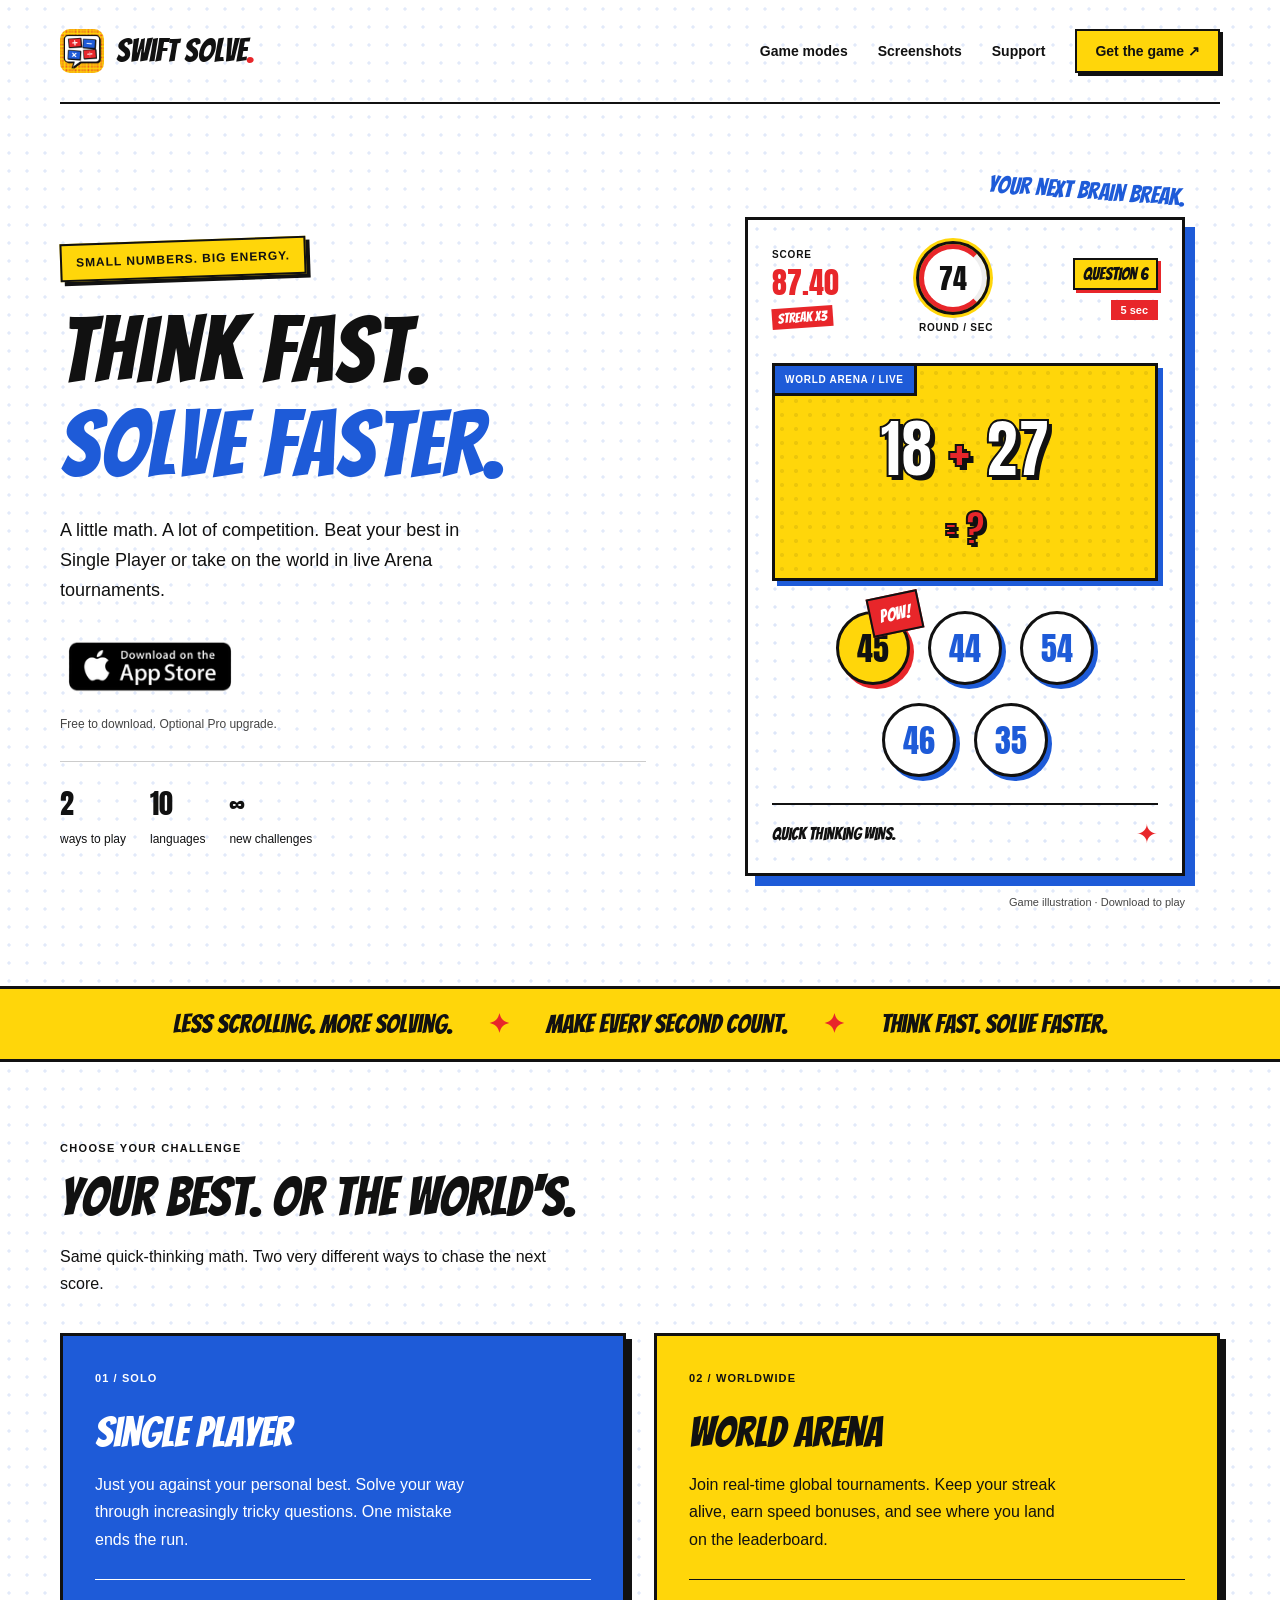
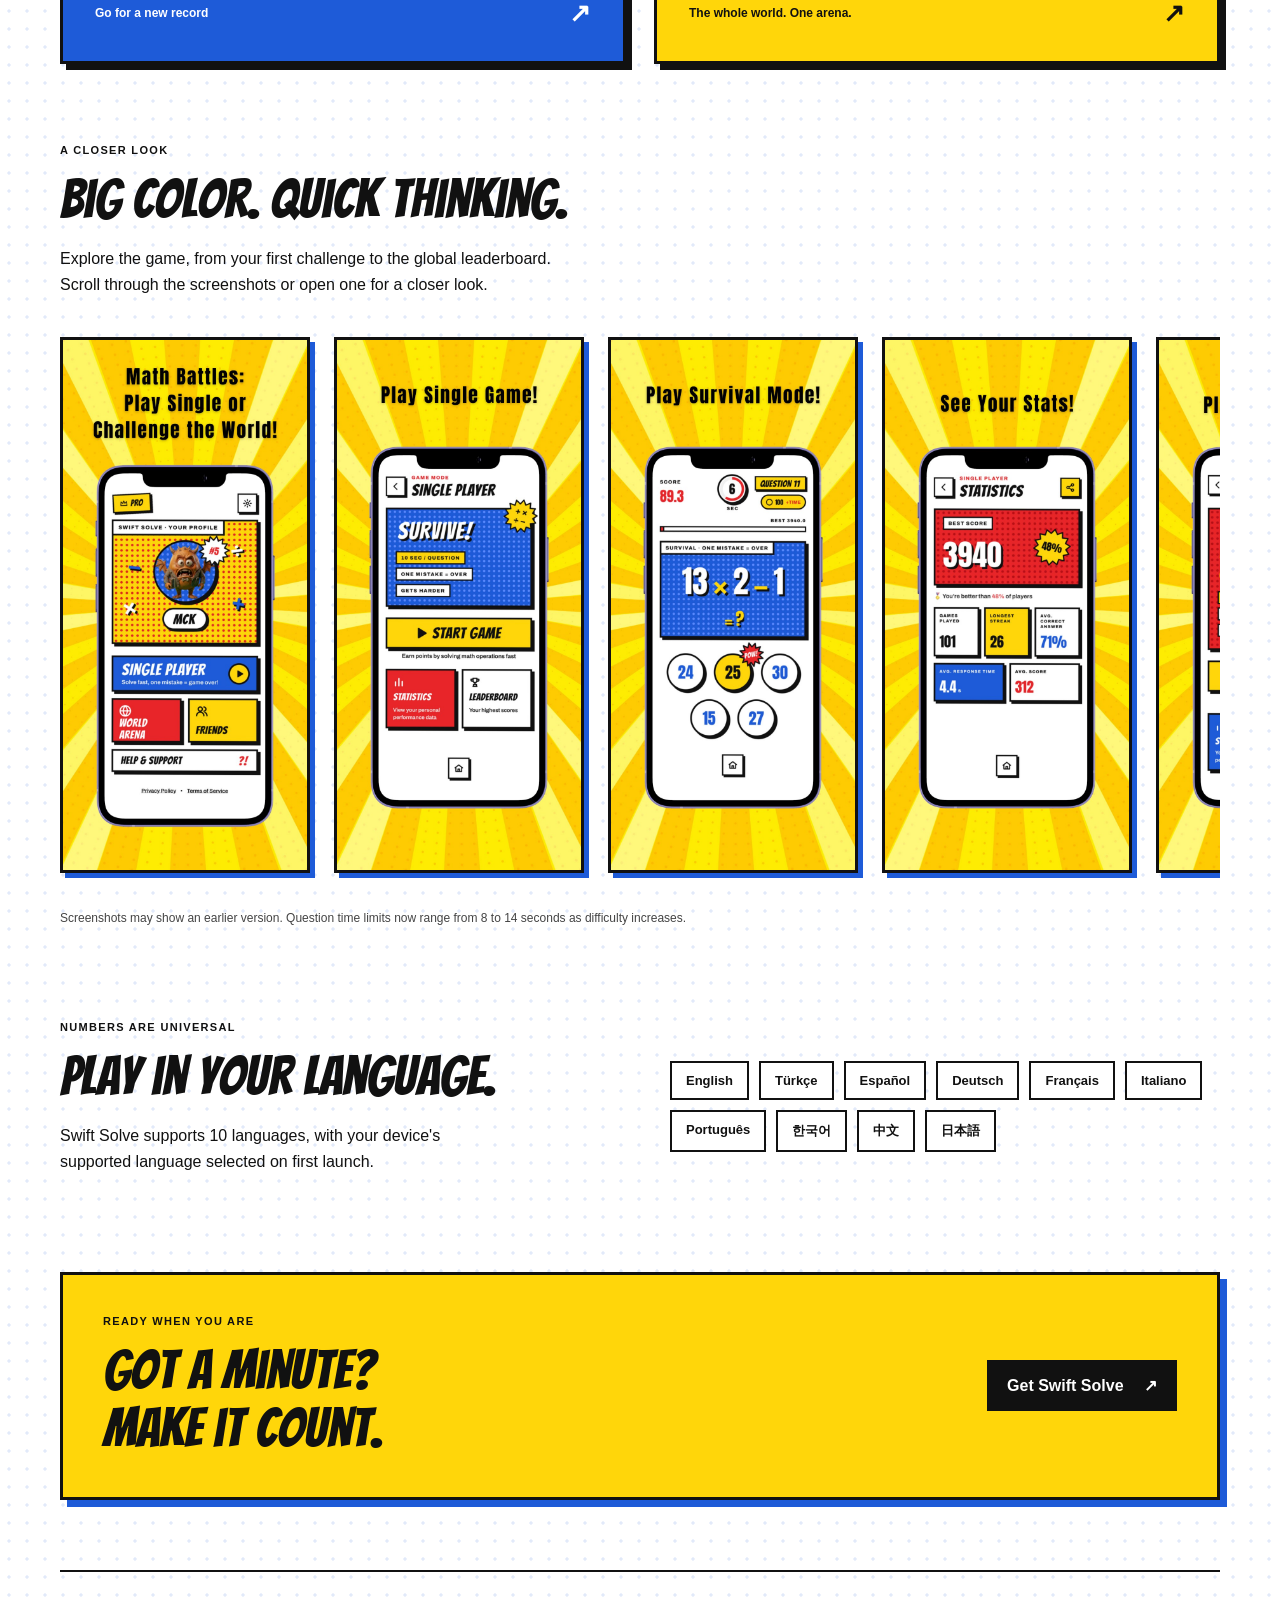
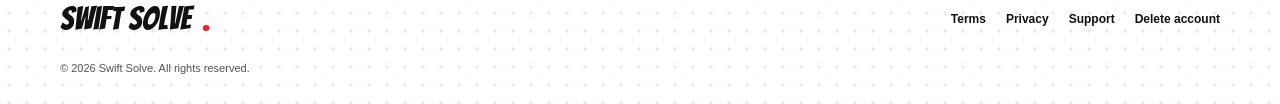
<file: index.html>
<!DOCTYPE html>
<html lang="en">
<head>
  <meta charset="UTF-8">
  <meta name="viewport" content="width=device-width, initial-scale=1">
  <meta name="description" content="Think fast. Solve faster. Play Swift Solve's single-player math challenges and real-time World Arena tournaments. Available on the App Store.">
  <meta name="theme-color" content="#FFD60A">
  <title>Swift Solve - Think fast. Solve faster.</title>
  <link rel="icon" href="app-icon.png">
  <link rel="stylesheet" href="styles.css">
</head>
<body>
  <a class="skip-link" href="#main">Skip to content</a>
  <header class="site-header wrap">
    <a class="brand" href="./" aria-label="Swift Solve home">
      <img src="app-icon.png" alt="" width="44" height="44">
      <span>Swift Solve<span class="brand-dot">.</span></span>
    </a>
    <nav aria-label="Main navigation">
      <a href="#modes">Game modes</a>
      <a href="#screenshots">Screenshots</a>
      <a href="support.html">Support</a>
      <a class="nav-download" href="https://apps.apple.com/us/app/swift-solve-game/id6761437338">Get the game <span aria-hidden="true">&#8599;</span></a>
    </nav>
  </header>

  <main id="main">
    <section class="hero wrap" aria-labelledby="hero-title">
      <div class="hero-copy">
        <p class="sticker">Small numbers. Big energy.</p>
        <h1 id="hero-title">Think fast.<br><span>Solve faster.</span></h1>
        <p class="hero-description">A little math. A lot of competition. Beat your best in Single Player or take on the world in live Arena tournaments.</p>
        <a class="download" href="https://apps.apple.com/us/app/swift-solve-game/id6761437338" aria-label="Download Swift Solve on the App Store">
          <img src="applestore.png" alt="Download on the App Store" width="180" height="60">
        </a>
        <p class="download-note">Free to download. Optional Pro upgrade.</p>
        <div class="hero-facts">
          <span><b>2</b> ways to play</span>
          <span><b>10</b> languages</span>
          <span><b>&#8734;</b> new challenges</span>
        </div>
      </div>

      <div class="game-showcase" aria-label="Illustration of Swift Solve's World Arena game screen">
        <span class="showcase-sticker">Your next brain break.</span>
        <div class="game-card">
          <div class="game-hud">
            <div><span class="tiny-label">Score</span><strong class="score">87.40</strong><span class="streak">Streak x3</span></div>
            <div class="timer"><strong>74</strong><span class="tiny-label">Round / sec</span></div>
            <div class="question"><b>Question 6</b><span>5 sec</span></div>
          </div>
          <div class="expression-panel">
            <span class="arena-label">World Arena / Live</span>
            <div class="expression">18 <span>+</span> 27</div>
            <div class="equals">= ?</div>
          </div>
          <div class="answers" aria-hidden="true">
            <span class="correct">45<span class="pow">POW!</span></span>
            <span>44</span><span>54</span><span>46</span><span>35</span>
          </div>
          <div class="game-bottom"><span>Quick thinking wins.</span><span aria-hidden="true">&#10022;</span></div>
        </div>
        <p class="preview-note">Game illustration &middot; Download to play</p>
      </div>
    </section>

    <div class="ribbon" aria-hidden="true">
      <span>Less scrolling. More solving.</span><b>&#10022;</b><span>Make every second count.</span><b>&#10022;</b><span>Think fast. Solve faster.</span>
    </div>

    <section class="modes wrap" id="modes" aria-labelledby="modes-title">
      <div class="section-heading">
        <p class="eyebrow">Choose your challenge</p>
        <h2 id="modes-title">Your best. Or the world's.</h2>
        <p>Same quick-thinking math. Two very different ways to chase the next score.</p>
      </div>
      <div class="mode-grid">
        <article class="mode-card solo">
          <span class="mode-number">01 / Solo</span>
          <h3>Single Player</h3>
          <p>Just you against your personal best. Solve your way through increasingly tricky questions. One mistake ends the run.</p>
          <div class="mode-foot"><span>Go for a new record</span><b aria-hidden="true">&#8599;</b></div>
        </article>
        <article class="mode-card arena">
          <span class="mode-number">02 / Worldwide</span>
          <h3>World Arena</h3>
          <p>Join real-time global tournaments. Keep your streak alive, earn speed bonuses, and see where you land on the leaderboard.</p>
          <div class="mode-foot"><span>The whole world. One arena.</span><b aria-hidden="true">&#8599;</b></div>
        </article>
      </div>
    </section>

    <section class="screenshots-section wrap" id="screenshots" aria-labelledby="screenshots-title">
      <div class="section-heading">
        <p class="eyebrow">A closer look</p>
        <h2 id="screenshots-title">Big color. Quick thinking.</h2>
        <p>Explore the game, from your first challenge to the global leaderboard. Scroll through the screenshots or open one for a closer look.</p>
      </div>
      <div class="screenshot-gallery" role="region" aria-label="Game screenshots" tabindex="0">
        <a href="screenshots/1.jpg"><img src="screenshots/1.jpg" alt="Swift Solve home screen with Single Player, World Arena and Friends" width="768" height="1670" loading="lazy" decoding="async"></a>
        <a href="screenshots/2.jpg"><img src="screenshots/2.jpg" alt="Single Player menu" width="768" height="1670" loading="lazy" decoding="async"></a>
        <a href="screenshots/3.jpg"><img src="screenshots/3.jpg" alt="Single Player survival game with a math question and five answers" width="768" height="1670" loading="lazy" decoding="async"></a>
        <a href="screenshots/4.jpg"><img src="screenshots/4.jpg" alt="Personal statistics including best score and response time" width="768" height="1670" loading="lazy" decoding="async"></a>
        <a href="screenshots/5.jpg"><img src="screenshots/5.jpg" alt="World Arena menu" width="768" height="1670" loading="lazy" decoding="async"></a>
        <a href="screenshots/6.jpg"><img src="screenshots/6.jpg" alt="World Arena game with a yellow math panel and live round timer" width="768" height="1670" loading="lazy" decoding="async"></a>
        <a href="screenshots/7.jpg"><img src="screenshots/7.jpg" alt="World Arena round statistics showing correct answers and total score" width="768" height="1670" loading="lazy" decoding="async"></a>
        <a href="screenshots/8.jpg"><img src="screenshots/8.jpg" alt="World Arena leaderboard with podium and player rankings" width="768" height="1670" loading="lazy" decoding="async"></a>
        <a href="screenshots/9.jpg"><img src="screenshots/9.jpg" alt="Friends list and add friend feature" width="768" height="1670" loading="lazy" decoding="async"></a>
        <a href="screenshots/10.jpg"><img src="screenshots/10.jpg" alt="Language selector with ten supported languages" width="768" height="1670" loading="lazy" decoding="async"></a>
      </div>
      <p class="gallery-note">Screenshots may show an earlier version. Question time limits now range from 8 to 14 seconds as difficulty increases.</p>
    </section>

    <section class="language-section wrap" aria-labelledby="languages-title">
      <div><p class="eyebrow">Numbers are universal</p><h2 id="languages-title">Play in your language.</h2><p>Swift Solve supports 10 languages, with your device's supported language selected on first launch.</p></div>
      <ul class="language-list">
        <li>English</li><li>T&uuml;rk&ccedil;e</li><li>Espa&ntilde;ol</li><li>Deutsch</li><li>Fran&ccedil;ais</li>
        <li>Italiano</li><li>Portugu&ecirc;s</li><li>&#54620;&#44397;&#50612;</li>
        <li>&#20013;&#25991;</li><li>&#26085;&#26412;&#35486;</li>
      </ul>
    </section>

    <section class="final-cta wrap" aria-labelledby="download-title">
      <div><p class="eyebrow">Ready when you are</p><h2 id="download-title">Got a minute?<br>Make it count.</h2></div>
      <a class="cta-link" href="https://apps.apple.com/us/app/swift-solve-game/id6761437338">Get Swift Solve <span aria-hidden="true">&#8599;</span></a>
    </section>
  </main>
  <footer class="site-footer wrap">
    <a class="brand" href="./">Swift Solve<span class="brand-dot">.</span></a>
    <nav aria-label="Legal and support"><a href="terms.html">Terms</a><a href="privacy.html">Privacy</a><a href="support.html">Support</a><a href="delete-account.html">Delete account</a></nav>
    <p>&copy; 2026 Swift Solve. All rights reserved.</p>
  </footer>
</body>
</html>
</file>
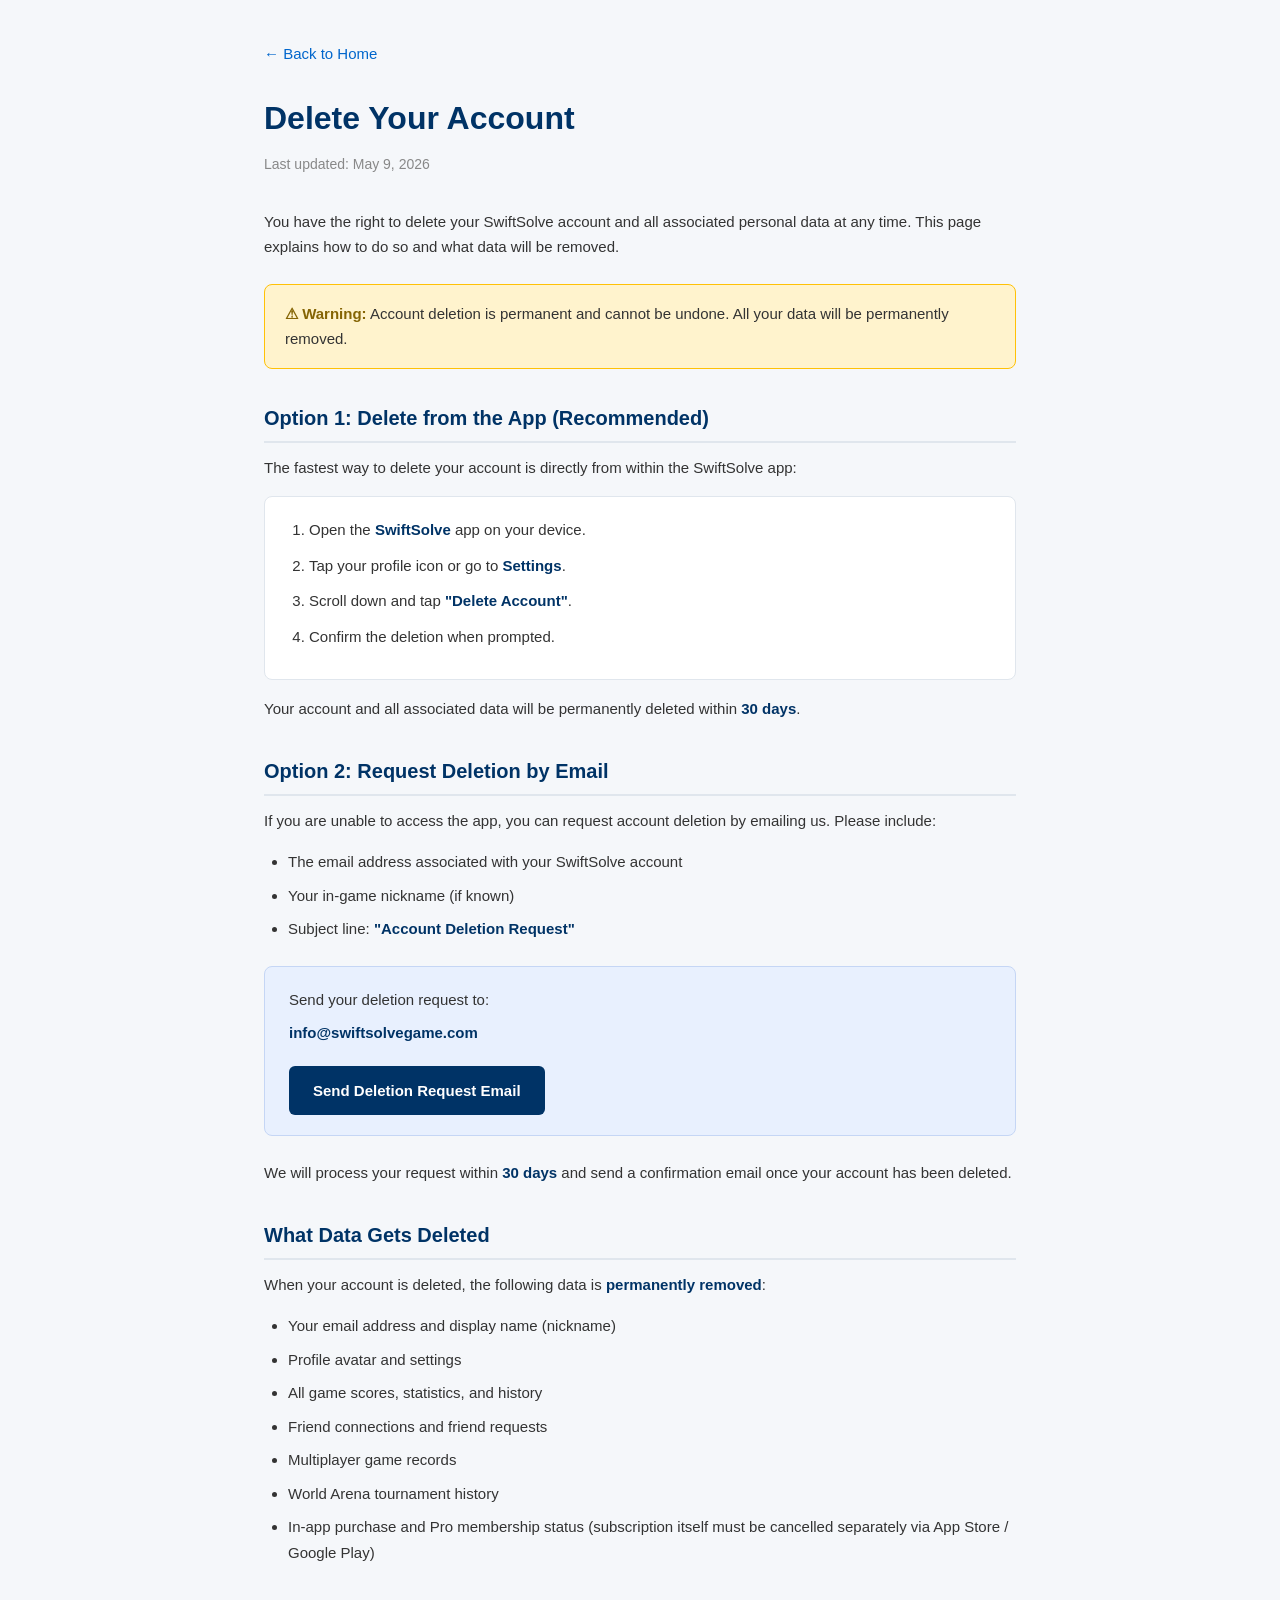
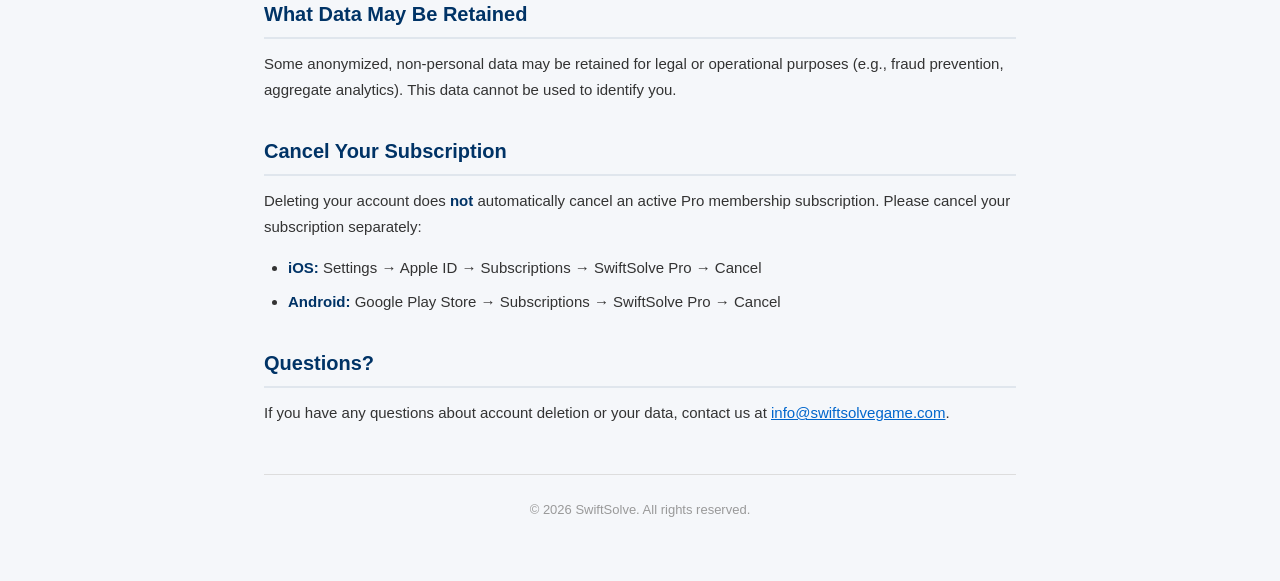
<file: delete-account.html>
<!DOCTYPE html>
<html lang="en">
<head>
  <meta charset="UTF-8">
  <meta name="viewport" content="width=device-width, initial-scale=1.0">
  <title>Delete Account - SwiftSolve</title>
  <style>
    * { margin: 0; padding: 0; box-sizing: border-box; }
    body { font-family: -apple-system, BlinkMacSystemFont, 'Segoe UI', Roboto, sans-serif; background: #f5f7fa; color: #333; line-height: 1.7; }
    .container { max-width: 800px; margin: 0 auto; padding: 40px 24px 60px; }
    .back-link { display: inline-block; margin-bottom: 24px; color: #0066cc; text-decoration: none; font-size: 15px; }
    .back-link:hover { text-decoration: underline; }
    h1 { font-size: 32px; color: #003366; margin-bottom: 8px; }
    .updated { color: #888; font-size: 14px; margin-bottom: 32px; }
    h2 { font-size: 20px; color: #003366; margin-top: 32px; margin-bottom: 12px; border-bottom: 2px solid #e0e6ed; padding-bottom: 6px; }
    p, ul { font-size: 15px; margin-bottom: 16px; }
    ul { padding-left: 24px; }
    li { margin-bottom: 8px; }
    strong { color: #003366; }
    a { color: #0066cc; }
    .warning-box { background: #fff3cd; border: 1px solid #ffc107; border-radius: 8px; padding: 16px 20px; margin: 24px 0; font-size: 15px; }
    .warning-box strong { color: #856404; }
    .steps { background: #ffffff; border: 1px solid #e0e6ed; border-radius: 8px; padding: 20px 24px; margin: 16px 0; }
    .steps ol { padding-left: 20px; }
    .steps li { margin-bottom: 10px; font-size: 15px; }
    .email-box { background: #e8f0fe; border: 1px solid #c5d6f5; border-radius: 8px; padding: 20px 24px; margin: 24px 0; }
    .email-box p { margin-bottom: 8px; }
    .email-btn { display: inline-block; margin-top: 12px; background: #003366; color: #fff; padding: 12px 24px; border-radius: 6px; text-decoration: none; font-size: 15px; font-weight: 600; }
    .email-btn:hover { background: #002244; }
    .footer { margin-top: 48px; padding-top: 24px; border-top: 1px solid #ddd; text-align: center; color: #999; font-size: 13px; }
  </style>
</head>
<body>
  <div class="container">
    <a href="index.html" class="back-link">← Back to Home</a>
    <h1>Delete Your Account</h1>
    <p class="updated">Last updated: May 9, 2026</p>

    <p>You have the right to delete your SwiftSolve account and all associated personal data at any time. This page explains how to do so and what data will be removed.</p>

    <div class="warning-box">
      <strong>⚠ Warning:</strong> Account deletion is permanent and cannot be undone. All your data will be permanently removed.
    </div>

    <h2>Option 1: Delete from the App (Recommended)</h2>
    <p>The fastest way to delete your account is directly from within the SwiftSolve app:</p>
    <div class="steps">
      <ol>
        <li>Open the <strong>SwiftSolve</strong> app on your device.</li>
        <li>Tap your profile icon or go to <strong>Settings</strong>.</li>
        <li>Scroll down and tap <strong>"Delete Account"</strong>.</li>
        <li>Confirm the deletion when prompted.</li>
      </ol>
    </div>
    <p>Your account and all associated data will be permanently deleted within <strong>30 days</strong>.</p>

    <h2>Option 2: Request Deletion by Email</h2>
    <p>If you are unable to access the app, you can request account deletion by emailing us. Please include:</p>
    <ul>
      <li>The email address associated with your SwiftSolve account</li>
      <li>Your in-game nickname (if known)</li>
      <li>Subject line: <strong>"Account Deletion Request"</strong></li>
    </ul>
    <div class="email-box">
      <p>Send your deletion request to:</p>
      <p><strong>info@swiftsolvegame.com</strong></p>
      <a href="mailto:info@swiftsolvegame.com?subject=Account%20Deletion%20Request&body=Hello%2C%0A%0AI%20would%20like%20to%20request%20the%20permanent%20deletion%20of%20my%20SwiftSolve%20account.%0A%0AEmail%20associated%20with%20my%20account%3A%20%0AMy%20nickname%20(if%20known)%3A%20%0A%0AThank%20you." class="email-btn">Send Deletion Request Email</a>
    </div>
    <p>We will process your request within <strong>30 days</strong> and send a confirmation email once your account has been deleted.</p>

    <h2>What Data Gets Deleted</h2>
    <p>When your account is deleted, the following data is <strong>permanently removed</strong>:</p>
    <ul>
      <li>Your email address and display name (nickname)</li>
      <li>Profile avatar and settings</li>
      <li>All game scores, statistics, and history</li>
      <li>Friend connections and friend requests</li>
      <li>Multiplayer game records</li>
      <li>World Arena tournament history</li>
      <li>In-app purchase and Pro membership status (subscription itself must be cancelled separately via App Store / Google Play)</li>
    </ul>

    <h2>What Data May Be Retained</h2>
    <p>Some anonymized, non-personal data may be retained for legal or operational purposes (e.g., fraud prevention, aggregate analytics). This data cannot be used to identify you.</p>

    <h2>Cancel Your Subscription</h2>
    <p>Deleting your account does <strong>not</strong> automatically cancel an active Pro membership subscription. Please cancel your subscription separately:</p>
    <ul>
      <li><strong>iOS:</strong> Settings → Apple ID → Subscriptions → SwiftSolve Pro → Cancel</li>
      <li><strong>Android:</strong> Google Play Store → Subscriptions → SwiftSolve Pro → Cancel</li>
    </ul>

    <h2>Questions?</h2>
    <p>If you have any questions about account deletion or your data, contact us at <a href="mailto:info@swiftsolvegame.com">info@swiftsolvegame.com</a>.</p>

    <div class="footer">© 2026 SwiftSolve. All rights reserved.</div>
  </div>
</body>
</html>
</file>
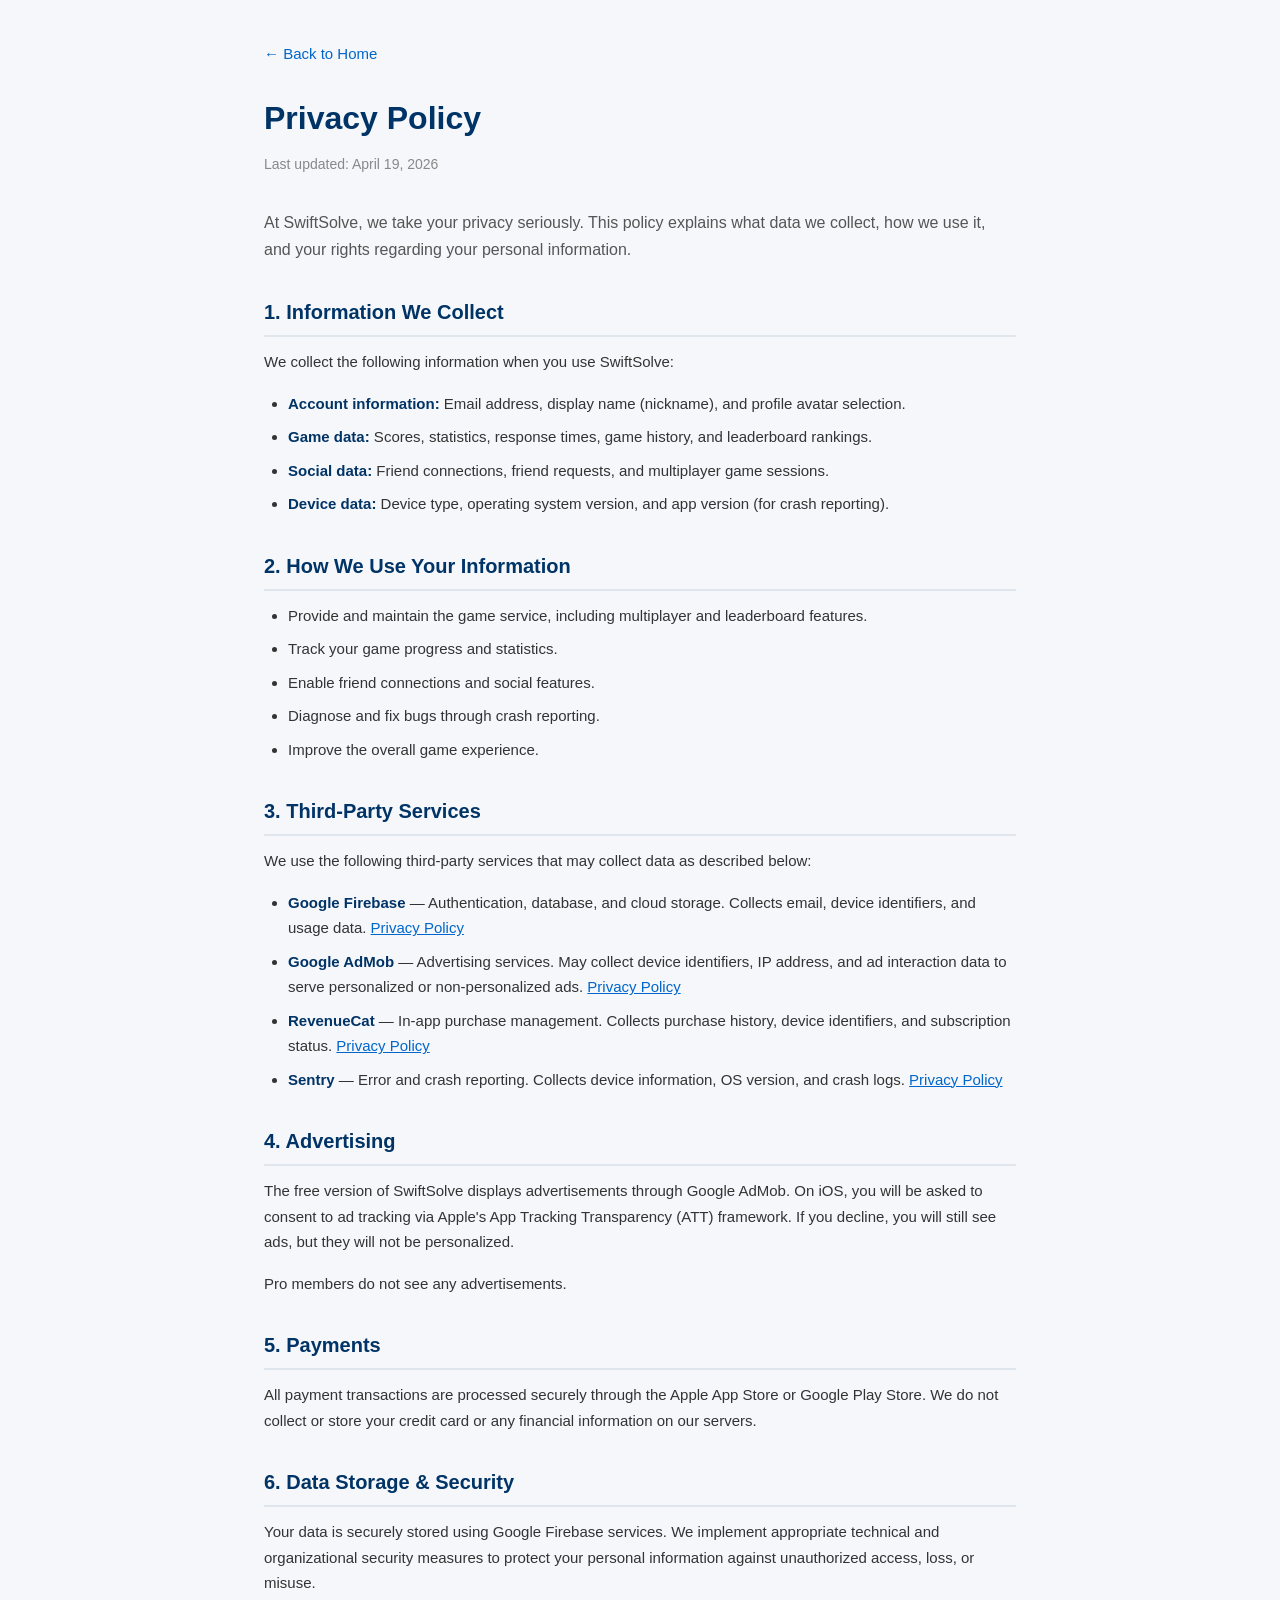
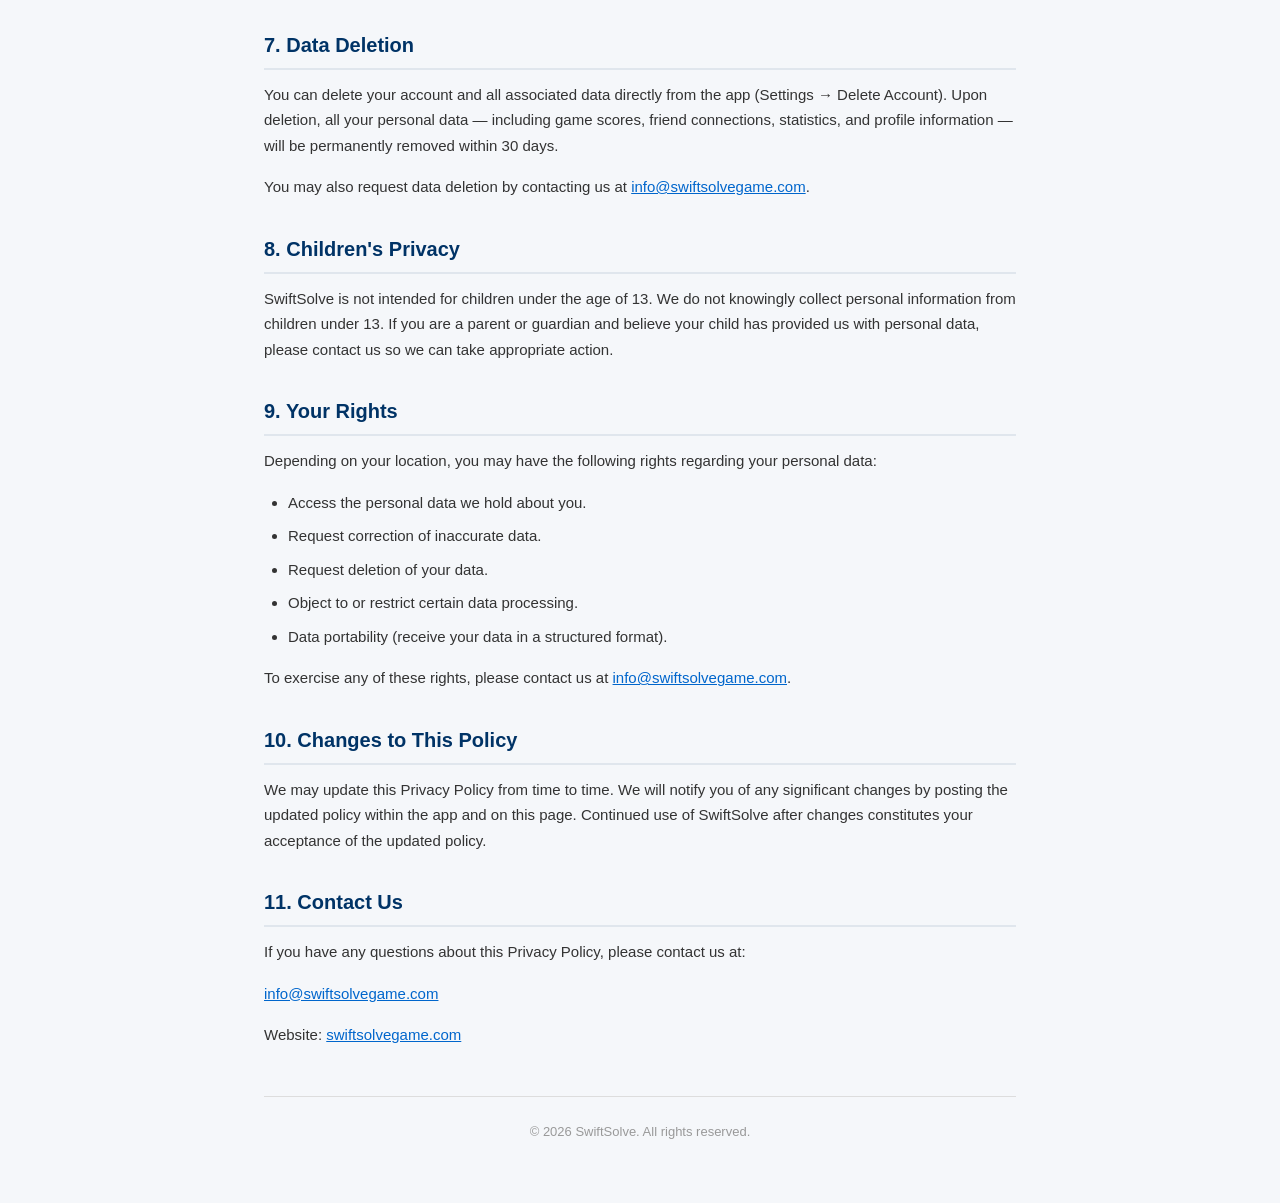
<file: privacy.html>
<!DOCTYPE html>
<html lang="en">
<head>
  <meta charset="UTF-8">
  <meta name="viewport" content="width=device-width, initial-scale=1.0">
  <title>Privacy Policy - SwiftSolve</title>
  <style>
    * { margin: 0; padding: 0; box-sizing: border-box; }
    body { font-family: -apple-system, BlinkMacSystemFont, 'Segoe UI', Roboto, sans-serif; background: #f5f7fa; color: #333; line-height: 1.7; }
    .container { max-width: 800px; margin: 0 auto; padding: 40px 24px 60px; }
    .back-link { display: inline-block; margin-bottom: 24px; color: #0066cc; text-decoration: none; font-size: 15px; }
    .back-link:hover { text-decoration: underline; }
    h1 { font-size: 32px; color: #003366; margin-bottom: 8px; }
    .updated { color: #888; font-size: 14px; margin-bottom: 32px; }
    .intro { font-size: 16px; margin-bottom: 28px; color: #555; }
    h2 { font-size: 20px; color: #003366; margin-top: 32px; margin-bottom: 12px; border-bottom: 2px solid #e0e6ed; padding-bottom: 6px; }
    p, ul { font-size: 15px; margin-bottom: 16px; }
    ul { padding-left: 24px; }
    li { margin-bottom: 8px; }
    strong { color: #003366; }
    a { color: #0066cc; }
    .footer { margin-top: 48px; padding-top: 24px; border-top: 1px solid #ddd; text-align: center; color: #999; font-size: 13px; }
  </style>
</head>
<body>
  <div class="container">
    <a href="index.html" class="back-link">← Back to Home</a>
    <h1>Privacy Policy</h1>
    <p class="updated">Last updated: April 19, 2026</p>
    <p class="intro">At SwiftSolve, we take your privacy seriously. This policy explains what data we collect, how we use it, and your rights regarding your personal information.</p>

    <h2>1. Information We Collect</h2>
    <p>We collect the following information when you use SwiftSolve:</p>
    <ul>
      <li><strong>Account information:</strong> Email address, display name (nickname), and profile avatar selection.</li>
      <li><strong>Game data:</strong> Scores, statistics, response times, game history, and leaderboard rankings.</li>
      <li><strong>Social data:</strong> Friend connections, friend requests, and multiplayer game sessions.</li>
      <li><strong>Device data:</strong> Device type, operating system version, and app version (for crash reporting).</li>
    </ul>

    <h2>2. How We Use Your Information</h2>
    <ul>
      <li>Provide and maintain the game service, including multiplayer and leaderboard features.</li>
      <li>Track your game progress and statistics.</li>
      <li>Enable friend connections and social features.</li>
      <li>Diagnose and fix bugs through crash reporting.</li>
      <li>Improve the overall game experience.</li>
    </ul>

    <h2>3. Third-Party Services</h2>
    <p>We use the following third-party services that may collect data as described below:</p>
    <ul>
      <li><strong>Google Firebase</strong> — Authentication, database, and cloud storage. Collects email, device identifiers, and usage data. <a href="https://firebase.google.com/support/privacy" target="_blank">Privacy Policy</a></li>
      <li><strong>Google AdMob</strong> — Advertising services. May collect device identifiers, IP address, and ad interaction data to serve personalized or non-personalized ads. <a href="https://policies.google.com/privacy" target="_blank">Privacy Policy</a></li>
      <li><strong>RevenueCat</strong> — In-app purchase management. Collects purchase history, device identifiers, and subscription status. <a href="https://www.revenuecat.com/privacy" target="_blank">Privacy Policy</a></li>
      <li><strong>Sentry</strong> — Error and crash reporting. Collects device information, OS version, and crash logs. <a href="https://sentry.io/privacy/" target="_blank">Privacy Policy</a></li>
    </ul>

    <h2>4. Advertising</h2>
    <p>The free version of SwiftSolve displays advertisements through Google AdMob. On iOS, you will be asked to consent to ad tracking via Apple's App Tracking Transparency (ATT) framework. If you decline, you will still see ads, but they will not be personalized.</p>
    <p>Pro members do not see any advertisements.</p>

    <h2>5. Payments</h2>
    <p>All payment transactions are processed securely through the Apple App Store or Google Play Store. We do not collect or store your credit card or any financial information on our servers.</p>

    <h2>6. Data Storage &amp; Security</h2>
    <p>Your data is securely stored using Google Firebase services. We implement appropriate technical and organizational security measures to protect your personal information against unauthorized access, loss, or misuse.</p>

    <h2>7. Data Deletion</h2>
    <p>You can delete your account and all associated data directly from the app (Settings → Delete Account). Upon deletion, all your personal data — including game scores, friend connections, statistics, and profile information — will be permanently removed within 30 days.</p>
    <p>You may also request data deletion by contacting us at <a href="mailto:info@swiftsolvegame.com">info@swiftsolvegame.com</a>.</p>

    <h2>8. Children's Privacy</h2>
    <p>SwiftSolve is not intended for children under the age of 13. We do not knowingly collect personal information from children under 13. If you are a parent or guardian and believe your child has provided us with personal data, please contact us so we can take appropriate action.</p>

    <h2>9. Your Rights</h2>
    <p>Depending on your location, you may have the following rights regarding your personal data:</p>
    <ul>
      <li>Access the personal data we hold about you.</li>
      <li>Request correction of inaccurate data.</li>
      <li>Request deletion of your data.</li>
      <li>Object to or restrict certain data processing.</li>
      <li>Data portability (receive your data in a structured format).</li>
    </ul>
    <p>To exercise any of these rights, please contact us at <a href="mailto:info@swiftsolvegame.com">info@swiftsolvegame.com</a>.</p>

    <h2>10. Changes to This Policy</h2>
    <p>We may update this Privacy Policy from time to time. We will notify you of any significant changes by posting the updated policy within the app and on this page. Continued use of SwiftSolve after changes constitutes your acceptance of the updated policy.</p>

    <h2>11. Contact Us</h2>
    <p>If you have any questions about this Privacy Policy, please contact us at:</p>
    <p><a href="mailto:info@swiftsolvegame.com">info@swiftsolvegame.com</a></p>
    <p>Website: <a href="https://swiftsolvegame.com">swiftsolvegame.com</a></p>

    <div class="footer">© 2026 SwiftSolve. All rights reserved.</div>
  </div>
</body>
</html>
</file>
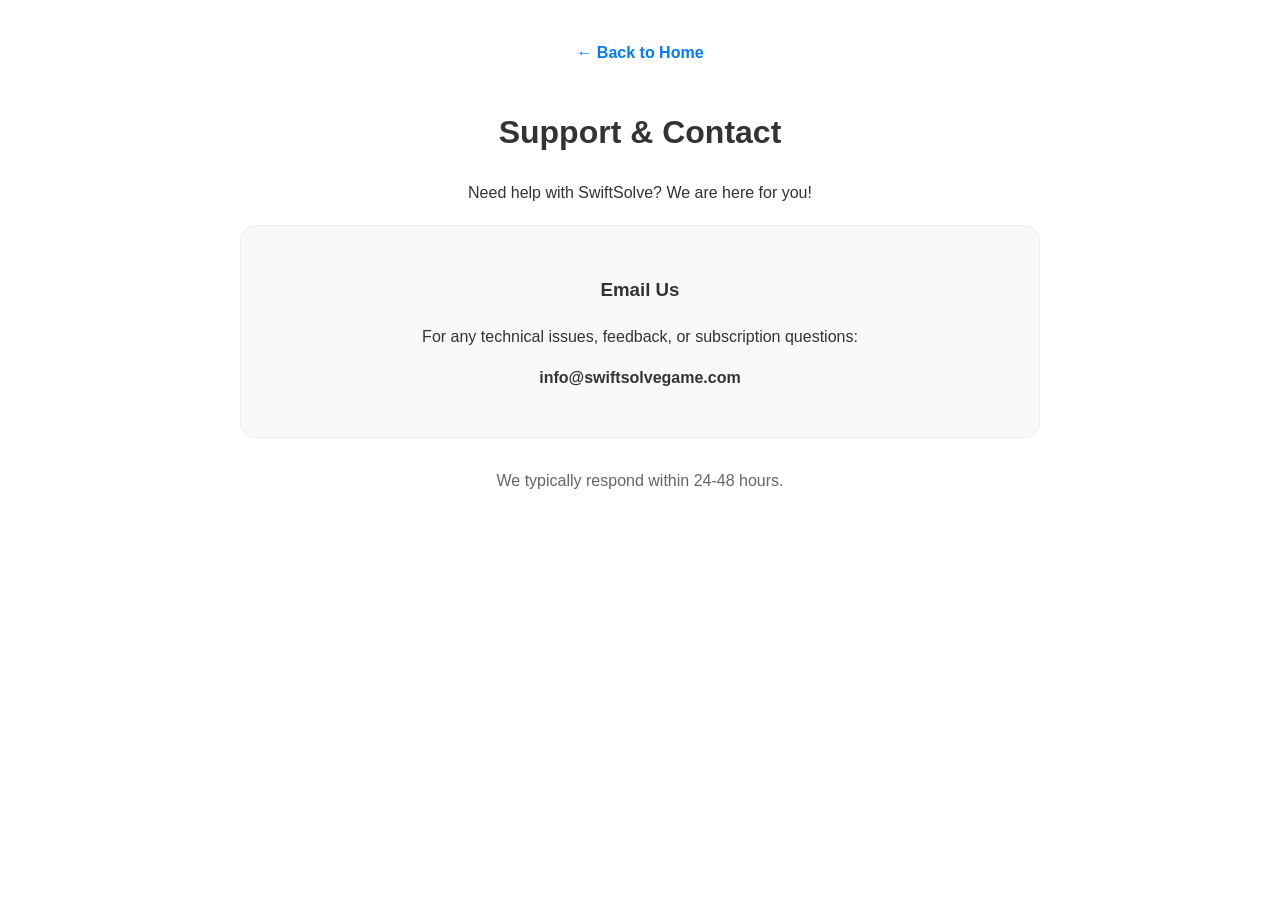
<file: support.html>
<!DOCTYPE html>
<html lang="en">
<head>
    <meta charset="UTF-8">
    <meta name="viewport" content="width=device-width, initial-scale=1.0">
    <title>Support - SwiftSolve</title>
    <style>
        body { font-family: -apple-system, sans-serif; line-height: 1.6; padding: 40px; max-width: 800px; margin: auto; color: #333; text-align: center; }
        .back-link { display: inline-block; margin-bottom: 20px; color: #007aff; text-decoration: none; font-weight: bold; }
        .contact-box { background: #f9f9f9; padding: 30px; border-radius: 15px; border: 1px solid #eee; margin-top: 20px; }
    </style>
</head>
<body>
    <a href="index.html" class="back-link">← Back to Home</a>
    <h1>Support & Contact</h1>
    <p>Need help with SwiftSolve? We are here for you!</p>
    
    <div class="contact-box">
        <h3>Email Us</h3>
        <p>For any technical issues, feedback, or subscription questions:</p>
        <p><strong>info@swiftsolvegame.com</strong></p>
    </div>
    
    <p style="margin-top: 30px; color: #666;">We typically respond within 24-48 hours.</p>
</body>
</html>
</file>
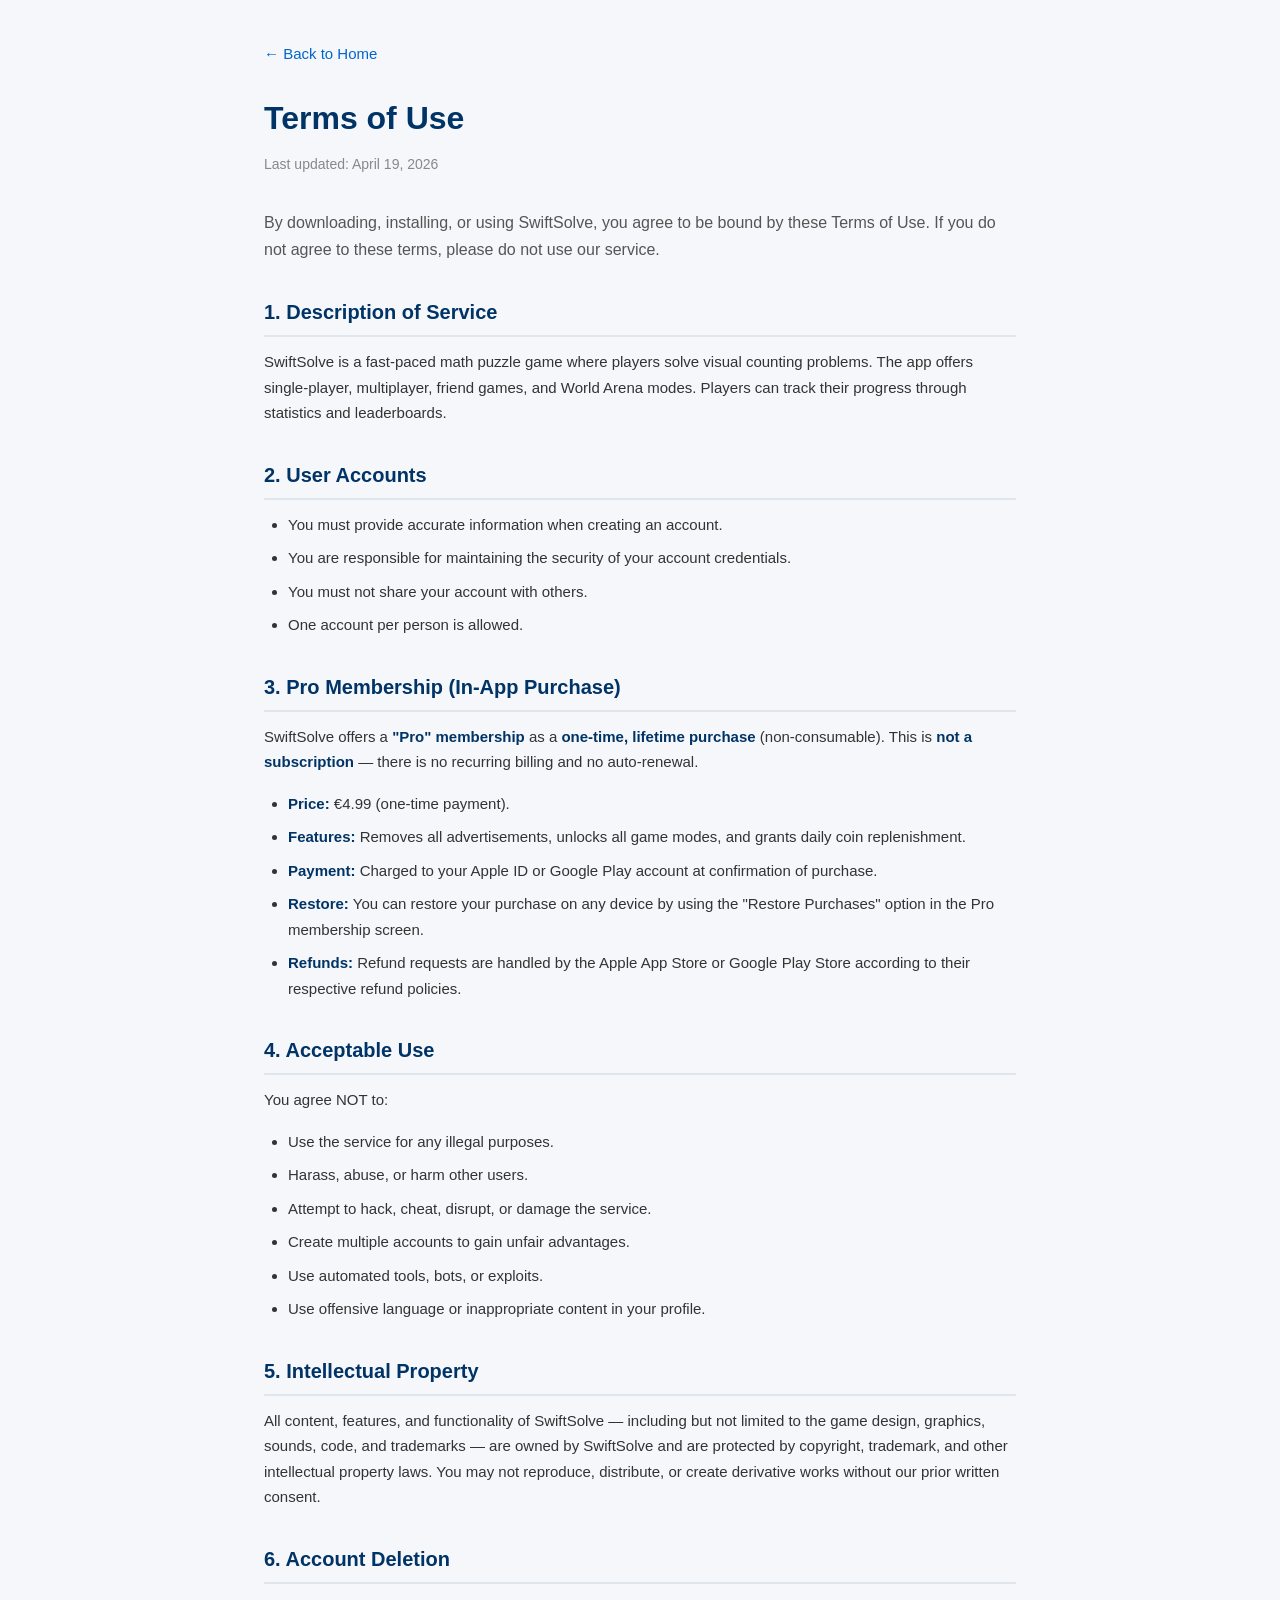
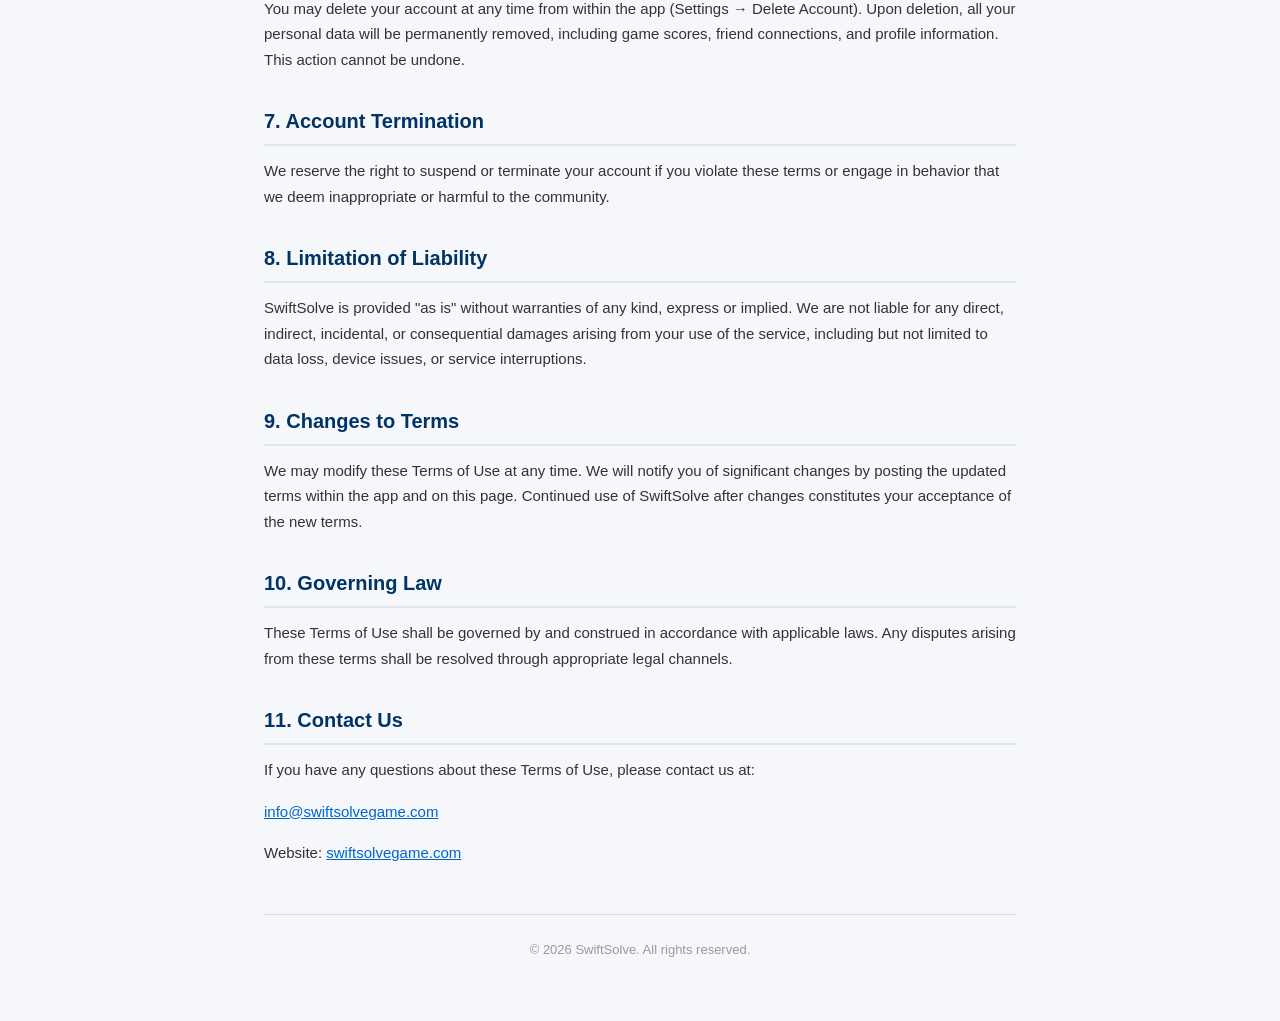
<file: terms.html>
<!DOCTYPE html>
<html lang="en">
<head>
  <meta charset="UTF-8">
  <meta name="viewport" content="width=device-width, initial-scale=1.0">
  <title>Terms of Use - SwiftSolve</title>
  <style>
    * { margin: 0; padding: 0; box-sizing: border-box; }
    body { font-family: -apple-system, BlinkMacSystemFont, 'Segoe UI', Roboto, sans-serif; background: #f5f7fa; color: #333; line-height: 1.7; }
    .container { max-width: 800px; margin: 0 auto; padding: 40px 24px 60px; }
    .back-link { display: inline-block; margin-bottom: 24px; color: #0066cc; text-decoration: none; font-size: 15px; }
    .back-link:hover { text-decoration: underline; }
    h1 { font-size: 32px; color: #003366; margin-bottom: 8px; }
    .updated { color: #888; font-size: 14px; margin-bottom: 32px; }
    .intro { font-size: 16px; margin-bottom: 28px; color: #555; }
    h2 { font-size: 20px; color: #003366; margin-top: 32px; margin-bottom: 12px; border-bottom: 2px solid #e0e6ed; padding-bottom: 6px; }
    p, ul { font-size: 15px; margin-bottom: 16px; }
    ul { padding-left: 24px; }
    li { margin-bottom: 8px; }
    strong { color: #003366; }
    a { color: #0066cc; }
    .footer { margin-top: 48px; padding-top: 24px; border-top: 1px solid #ddd; text-align: center; color: #999; font-size: 13px; }
  </style>
</head>
<body>
  <div class="container">
    <a href="index.html" class="back-link">← Back to Home</a>
    <h1>Terms of Use</h1>
    <p class="updated">Last updated: April 19, 2026</p>
    <p class="intro">By downloading, installing, or using SwiftSolve, you agree to be bound by these Terms of Use. If you do not agree to these terms, please do not use our service.</p>

    <h2>1. Description of Service</h2>
    <p>SwiftSolve is a fast-paced math puzzle game where players solve visual counting problems. The app offers single-player, multiplayer, friend games, and World Arena modes. Players can track their progress through statistics and leaderboards.</p>

    <h2>2. User Accounts</h2>
    <ul>
      <li>You must provide accurate information when creating an account.</li>
      <li>You are responsible for maintaining the security of your account credentials.</li>
      <li>You must not share your account with others.</li>
      <li>One account per person is allowed.</li>
    </ul>

    <h2>3. Pro Membership (In-App Purchase)</h2>
    <p>SwiftSolve offers a <strong>"Pro" membership</strong> as a <strong>one-time, lifetime purchase</strong> (non-consumable). This is <strong>not a subscription</strong> — there is no recurring billing and no auto-renewal.</p>
    <ul>
      <li><strong>Price:</strong> €4.99 (one-time payment).</li>
      <li><strong>Features:</strong> Removes all advertisements, unlocks all game modes, and grants daily coin replenishment.</li>
      <li><strong>Payment:</strong> Charged to your Apple ID or Google Play account at confirmation of purchase.</li>
      <li><strong>Restore:</strong> You can restore your purchase on any device by using the "Restore Purchases" option in the Pro membership screen.</li>
      <li><strong>Refunds:</strong> Refund requests are handled by the Apple App Store or Google Play Store according to their respective refund policies.</li>
    </ul>

    <h2>4. Acceptable Use</h2>
    <p>You agree NOT to:</p>
    <ul>
      <li>Use the service for any illegal purposes.</li>
      <li>Harass, abuse, or harm other users.</li>
      <li>Attempt to hack, cheat, disrupt, or damage the service.</li>
      <li>Create multiple accounts to gain unfair advantages.</li>
      <li>Use automated tools, bots, or exploits.</li>
      <li>Use offensive language or inappropriate content in your profile.</li>
    </ul>

    <h2>5. Intellectual Property</h2>
    <p>All content, features, and functionality of SwiftSolve — including but not limited to the game design, graphics, sounds, code, and trademarks — are owned by SwiftSolve and are protected by copyright, trademark, and other intellectual property laws. You may not reproduce, distribute, or create derivative works without our prior written consent.</p>

    <h2>6. Account Deletion</h2>
    <p>You may delete your account at any time from within the app (Settings → Delete Account). Upon deletion, all your personal data will be permanently removed, including game scores, friend connections, and profile information. This action cannot be undone.</p>

    <h2>7. Account Termination</h2>
    <p>We reserve the right to suspend or terminate your account if you violate these terms or engage in behavior that we deem inappropriate or harmful to the community.</p>

    <h2>8. Limitation of Liability</h2>
    <p>SwiftSolve is provided "as is" without warranties of any kind, express or implied. We are not liable for any direct, indirect, incidental, or consequential damages arising from your use of the service, including but not limited to data loss, device issues, or service interruptions.</p>

    <h2>9. Changes to Terms</h2>
    <p>We may modify these Terms of Use at any time. We will notify you of significant changes by posting the updated terms within the app and on this page. Continued use of SwiftSolve after changes constitutes your acceptance of the new terms.</p>

    <h2>10. Governing Law</h2>
    <p>These Terms of Use shall be governed by and construed in accordance with applicable laws. Any disputes arising from these terms shall be resolved through appropriate legal channels.</p>

    <h2>11. Contact Us</h2>
    <p>If you have any questions about these Terms of Use, please contact us at:</p>
    <p><a href="mailto:info@swiftsolvegame.com">info@swiftsolvegame.com</a></p>
    <p>Website: <a href="https://swiftsolvegame.com">swiftsolvegame.com</a></p>

    <div class="footer">© 2026 SwiftSolve. All rights reserved.</div>
  </div>
</body>
</html>
</file>
<file: styles.css>
@font-face {
  font-family: Bangers;
  src: url("fonts/Bangers-Regular.ttf") format("truetype");
  font-display: swap;
}
@font-face {
  font-family: Anton;
  src: url("fonts/Anton-Regular.ttf") format("truetype");
  font-display: swap;
}
:root {
  --ink: #111111;
  --yellow: #ffd60a;
  --blue: #1e5bd8;
  --red: #e8262a;
}
* { box-sizing: border-box; }
html { scroll-behavior: smooth; }
body { margin: 0; color: var(--ink); font-family: Arial, Helvetica, sans-serif; background: radial-gradient(circle, rgba(30,91,216,.13) 1.5px, transparent 1.7px) 0 0 / 18px 18px #fff; }
a { color: inherit; }
a:focus-visible { outline: 3px solid var(--blue); outline-offset: 6px; }
.wrap { width: min(1160px, calc(100% - 64px)); margin-inline: auto; }
.skip-link { position: fixed; top: -100px; left: 16px; padding: 12px; background: var(--yellow); z-index: 10; }
.skip-link:focus { top: 16px; }
.site-header { display: flex; justify-content: space-between; align-items: center; min-height: 104px; gap: 24px; border-bottom: 2px solid var(--ink); }
.brand { display: flex; align-items: center; gap: 12px; text-decoration: none; font: 32px Bangers, Impact, sans-serif; white-space: nowrap; }
.brand img { border-radius: 10px; }
.brand-dot { color: var(--red); }
nav { display: flex; align-items: center; gap: 30px; font-size: 14px; font-weight: 700; }
nav a { text-decoration: none; }
nav a:hover { text-decoration: underline; text-underline-offset: 5px; }
.nav-download { border: 2px solid var(--ink); padding: 12px 18px; background: var(--yellow); box-shadow: 3px 3px 0 var(--ink); }
.hero { display: grid; grid-template-columns: 1.15fr 1fr; align-items: center; gap: 64px; padding-block: 74px 78px; }
.sticker { display: inline-block; margin: 0 0 26px; padding: 10px 14px; background: var(--yellow); border: 2px solid var(--ink); box-shadow: 4px 4px 0 var(--ink); transform: rotate(-2deg); font-weight: 800; text-transform: uppercase; font-size: 12px; letter-spacing: .08em; }
h1 { font: clamp(64px, 7.2vw, 100px)/1.02 Bangers, Impact, sans-serif; letter-spacing: .01em; margin: 0 0 24px; }
h1 span { color: var(--blue); }
.hero-description { max-width: 440px; font-size: 18px; line-height: 1.65; margin: 0 0 26px; }
.download { display: inline-block; border-radius: 10px; }
.download img { display: block; width: 180px; height: auto; }
.download-note { margin: 10px 0 30px; font-size: 12px; color: #444; }
.hero-facts { display: flex; flex-wrap: wrap; gap: 24px; padding-top: 20px; border-top: 1px solid #ccc; font-size: 12px; }
.hero-facts span { display: flex; flex-direction: column; gap: 6px; }
.hero-facts b { font: 28px/1.55 Anton, Impact, sans-serif; }
.game-showcase { position: relative; max-width: 440px; width: 100%; justify-self: center; }
.showcase-sticker { display: block; width: max-content; margin: 0 0 14px auto; font: 24px Bangers, Impact, sans-serif; color: var(--blue); transform: rotate(4deg); }
.game-card { padding: 24px; background: radial-gradient(circle, rgba(30,91,216,.15) 1.5px, transparent 1.7px) 0 0 / 18px 18px #fff; border: 3px solid var(--ink); box-shadow: 10px 10px 0 var(--blue); }
.game-hud { display: flex; align-items: center; justify-content: space-between; gap: 12px; margin-bottom: 30px; }
.tiny-label { display: block; font-size: 10px; font-weight: 800; text-transform: uppercase; letter-spacing: .08em; }
.score { display: block; font: 30px/1.55 Anton, Impact, sans-serif; color: var(--red); }
.streak { display: inline-block; background: var(--red); color: #fff; padding: 3px 6px; font: 14px Bangers, Impact, sans-serif; transform: rotate(-4deg); }
.timer { text-align: center; }
.timer strong { display: grid; place-items: center; width: 68px; height: 68px; background: #fff; border: 5px solid var(--red); border-right-color: #eee; outline: 3px solid var(--ink); box-shadow: 0 0 0 6px var(--yellow); border-radius: 50%; font: 28px Anton, Impact, sans-serif; margin-bottom: 10px; }
.question { display: flex; flex-direction: column; align-items: flex-end; gap: 10px; }
.question b { background: var(--yellow); padding: 5px 8px; border: 2px solid var(--ink); box-shadow: 3px 3px 0 var(--red); font: 17px Bangers, Impact, sans-serif; }
.question > span { background: var(--red); color: #fff; padding: 4px 10px; font-size: 11px; font-weight: 700; }
.expression-panel { position: relative; background: radial-gradient(circle, rgba(17,17,17,.08) 2px, transparent 2.2px) 0 0 / 14px 14px var(--yellow); padding: 34px 10px 20px; border: 3px solid var(--ink); box-shadow: 5px 5px 0 var(--blue); text-align: center; }
.arena-label { position: absolute; top: -3px; left: -3px; padding: 8px 10px; background: var(--blue); color: #fff; border: 3px solid var(--ink); font-size: 10px; letter-spacing: .07em; text-transform: uppercase; font-weight: 800; }
.expression { font: 64px/1.55 Anton, Impact, sans-serif; color: #fff; -webkit-text-stroke: 2px var(--ink); text-shadow: 4px 4px 0 var(--ink); white-space: nowrap; }
.expression span { color: var(--red); }
.equals { font: 38px/1.55 Anton, Impact, sans-serif; color: var(--red); -webkit-text-stroke: 2px var(--ink); text-shadow: 3px 3px 0 var(--ink); }
.answers { display: flex; flex-wrap: wrap; justify-content: center; gap: 18px; max-width: 280px; margin: 30px auto 26px; }
.answers > span { position: relative; display: grid; place-items: center; width: 74px; height: 74px; background: #fff; color: var(--blue); border: 3px solid var(--ink); border-radius: 50%; box-shadow: 4px 4px 0 var(--blue); font: 32px Anton, Impact, sans-serif; }
.answers > .correct { background: var(--yellow); color: var(--ink); box-shadow: 4px 4px 0 var(--red); }
.pow { position: absolute; top: -20px; right: -14px; padding: 8px; background: var(--red); color: #fff; border: 2px solid var(--ink); transform: rotate(-12deg); font: 18px Bangers, Impact, sans-serif; }
.game-bottom { display: flex; justify-content: space-between; align-items: center; font: 17px Bangers, Impact, sans-serif; border-top: 2px solid var(--ink); padding-top: 14px; }
.game-bottom > span:last-child { color: var(--red); font-size: 26px; }
.preview-note { text-align: right; margin: 20px 0 0; color: #444; font-size: 11px; }
.ribbon { display: flex; justify-content: center; align-items: center; flex-wrap: wrap; gap: 36px; padding: 20px 24px; background: var(--yellow); border-block: 3px solid var(--ink); font: 26px Bangers, Impact, sans-serif; }
.ribbon b { color: var(--red); }
.modes { padding-block: 80px; }
.eyebrow { font-size: 11px; letter-spacing: .12em; text-transform: uppercase; font-weight: 800; margin: 0 0 14px; }
h2 { font: clamp(36px, 4.4vw, 54px)/1.08 Bangers, Impact, sans-serif; margin: 0 0 18px; }
.section-heading > p:last-child { line-height: 1.65; max-width: 500px; margin: 0; }
.mode-grid { display: grid; grid-template-columns: 1fr 1fr; gap: 28px; margin-top: 36px; }
.mode-card { padding: 32px; border: 3px solid var(--ink); box-shadow: 6px 6px 0 var(--ink); }
.solo { background: var(--blue); color: #fff; }
.arena { background: var(--yellow); }
.mode-number { font-size: 11px; font-weight: 800; letter-spacing: .1em; text-transform: uppercase; }
h3 { font: 42px Bangers, Impact, sans-serif; margin: 24px 0 16px; }
.mode-card p { line-height: 1.7; max-width: 380px; margin: 0 0 26px; }
.mode-foot { display: flex; align-items: center; justify-content: space-between; border-top: 1px solid currentColor; padding-top: 18px; font-size: 12px; font-weight: 700; gap: 12px; }
.mode-foot b { font-size: 26px; }
.language-section { display: grid; grid-template-columns: 1fr 1fr; align-items: center; gap: 60px; padding-block: 10px 80px; }
.screenshots-section { padding-bottom: 70px; }
.screenshot-gallery { display: flex; gap: 24px; overflow-x: auto; padding: 10px 8px 24px 0; margin-top: 28px; scroll-snap-type: x proximity; scrollbar-color: var(--blue) #eee; }
.screenshot-gallery > a { flex: 0 0 250px; scroll-snap-align: start; border: 3px solid var(--ink); box-shadow: 5px 5px 0 var(--blue); background: var(--yellow); }
.screenshot-gallery img { display: block; width: 100%; height: auto; }
.screenshot-gallery:focus-visible { outline: 3px solid var(--blue); outline-offset: 5px; }
.gallery-note { font-size: 12px; color: #444; line-height: 1.6; margin-top: 12px; }
.language-section p:last-child { max-width: 440px; line-height: 1.65; }
.language-list { display: flex; flex-wrap: wrap; gap: 10px; list-style: none; padding: 0; margin: 0; }
.language-list li { background: #fff; border: 2px solid var(--ink); padding: 10px 14px; font-size: 13px; font-weight: 700; }
.final-cta { display: flex; align-items: center; justify-content: space-between; gap: 24px; background: var(--yellow); border: 3px solid var(--ink); box-shadow: 7px 7px 0 var(--blue); padding: 40px; margin-bottom: 70px; }
.final-cta h2 { margin-bottom: 0; }
.cta-link { padding: 16px 20px; background: var(--ink); color: #fff; font-weight: 700; text-decoration: none; white-space: nowrap; }
.cta-link span { margin-left: 16px; }
.cta-link:hover { background: var(--blue); }
.site-footer { display: flex; flex-wrap: wrap; justify-content: space-between; align-items: center; gap: 26px; border-top: 2px solid var(--ink); padding-block: 30px; }
.site-footer nav { gap: 20px; flex-wrap: wrap; font-size: 12px; }
.site-footer p { width: 100%; color: #555; font-size: 11px; margin: 0; }
@media (max-width: 900px) {
  .hero { gap: 32px; }
  .game-card { padding: 18px; }
  .expression { font-size: 52px; }
  .question b { font-size: 14px; }
  .score { font-size: 24px; }
  .timer strong { width: 58px; height: 58px; }
  .answers { gap: 14px; max-width: 224px; }
  .answers > span { width: 64px; height: 64px; }
  .ribbon { gap: 20px; font-size: 22px; }
}
@media (max-width: 700px) {
  .wrap { width: calc(100% - 40px); }
  .site-header { min-height: 84px; gap: 12px; }
  .brand { font-size: 26px; gap: 8px; }
  .brand img { width: 36px; height: 36px; }
  .site-header nav > a:not(.nav-download) { display: none; }
  .nav-download { padding: 10px; font-size: 12px; }
  .hero { grid-template-columns: 1fr; padding-block: 42px 52px; gap: 34px; }
  h1 { font-size: clamp(60px, 14vw, 90px); }
  .hero-description { font-size: 16px; }
  .hero-facts { gap: 30px; }
  .game-showcase { max-width: 370px; }
  .ribbon { gap: 12px; font-size: 21px; }
  .ribbon span:last-child, .ribbon b:last-of-type { display: none; }
  .modes { padding-block: 52px; }
  .mode-grid { grid-template-columns: 1fr; gap: 24px; }
  .mode-card { padding: 26px; }
  .language-section { grid-template-columns: 1fr; gap: 20px; padding-bottom: 48px; }
  .screenshots-section { padding-bottom: 48px; }
  .screenshot-gallery > a { flex-basis: 220px; }
  .final-cta { flex-direction: column; align-items: flex-start; padding: 26px; margin-bottom: 48px; }
  .site-footer { align-items: flex-start; }
}
@media (prefers-reduced-motion: reduce) { html { scroll-behavior: auto; } }
</file>
